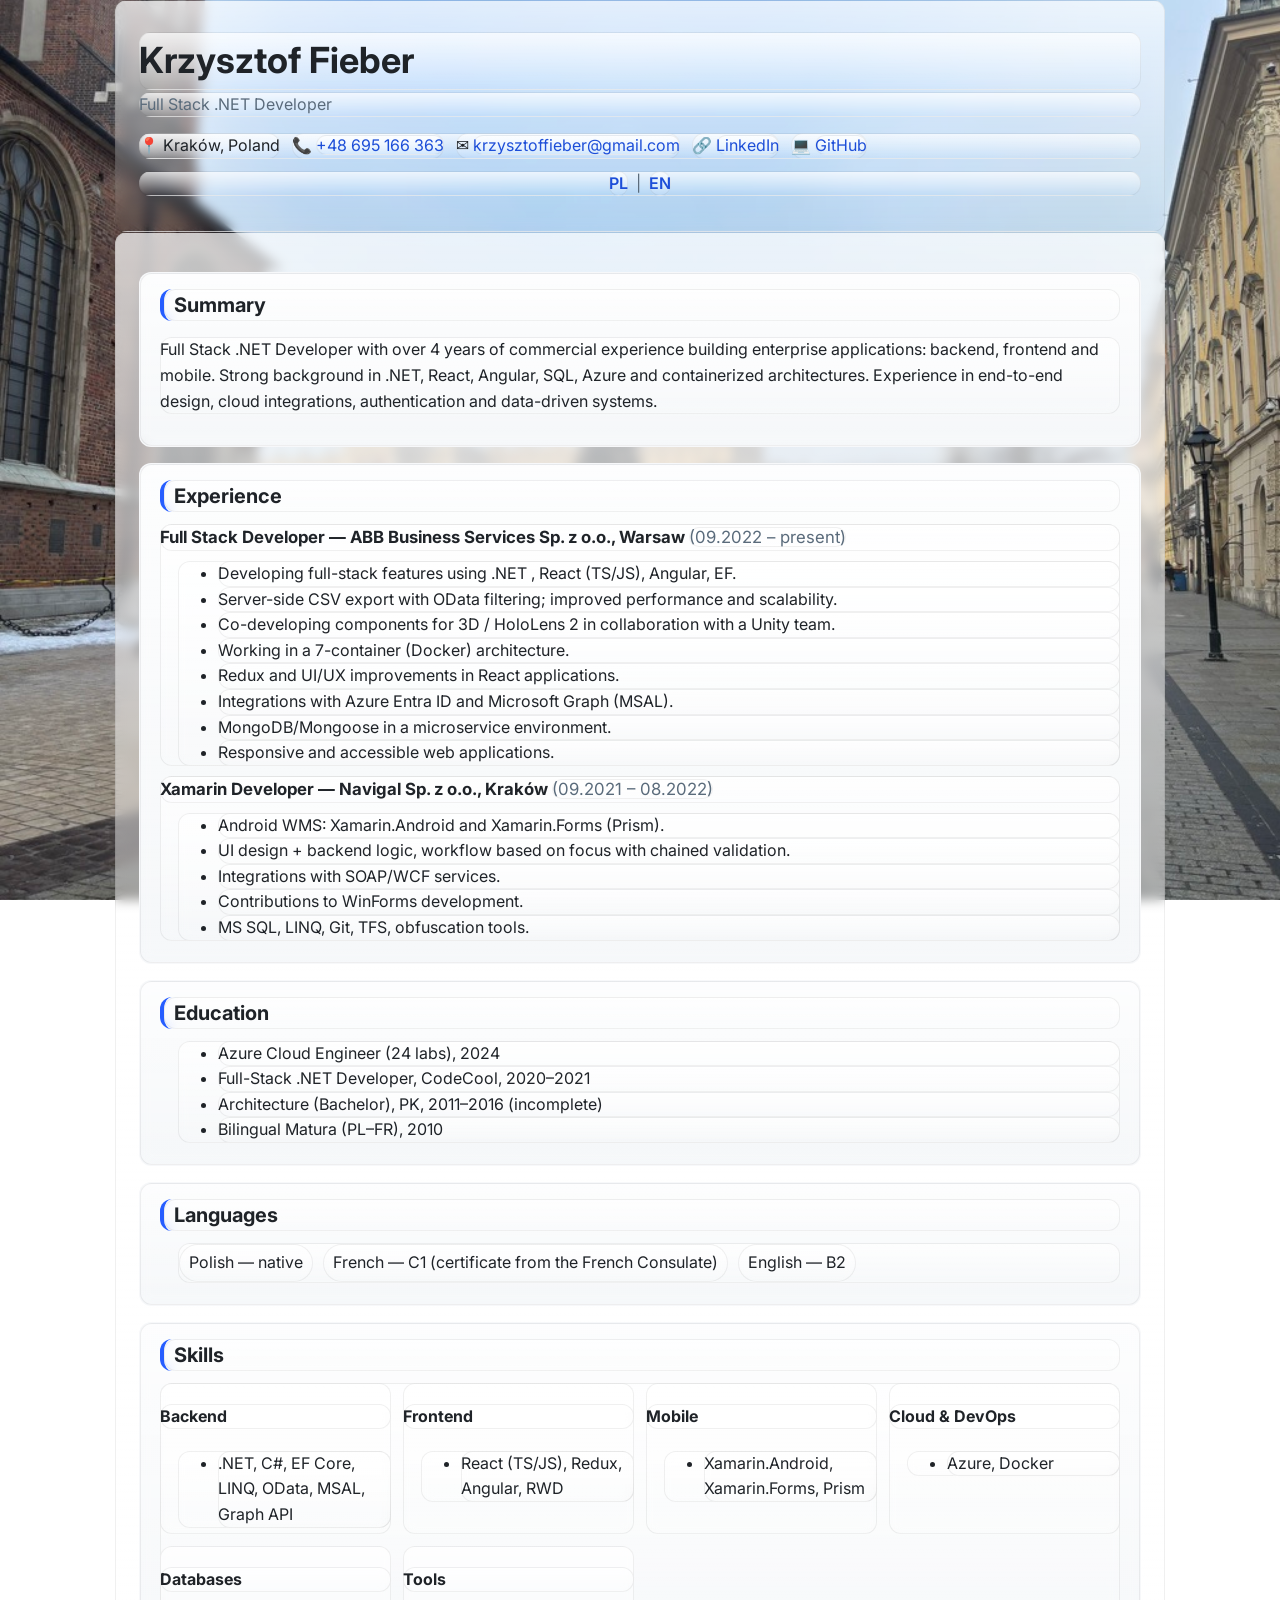
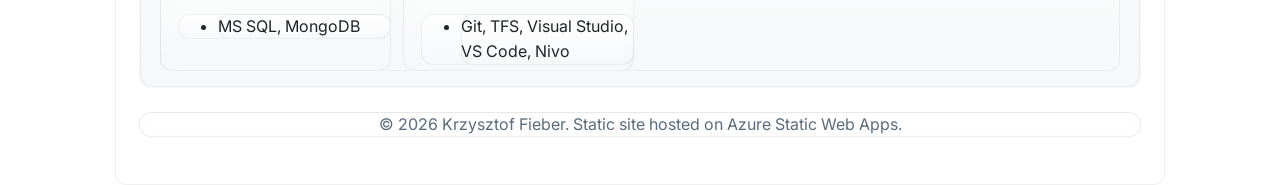
<file: index.en.html>
<!DOCTYPE html>
<html lang="en">
<head>
  <meta charset="utf-8"> 
  <meta name="viewport" content="width=device-width, initial-scale=1">
  <title>Krzysztof Fieber – CV</title>
  <meta name="description" content="Krzysztof Fieber's CV: Full Stack .NET Developer (React, Angular, Azure, Docker).">
  <link rel="preconnect" href="https://fonts.googleapis.com">
  <link rel="preconnect" href="https://fonts.gstatic.com" crossorigin>
  <link href="https://fonts.googleapis.com/css2?family=Inter:wght@300;400;600;800&display=swap" rel="stylesheet">
  <link rel="stylesheet" href="/styles.css">
  <link rel="icon" href="/assets/favicon.svg" type="image/svg+xml">
</head>
<body>
  <header class="container">
    <h1>Krzysztof Fieber</h1>
    <p class="subtitle">Full Stack .NET Developer</p>
    <ul class="contact">
      <li>📍 Kraków, Poland</li>
      <li>📞 <a href="tel:+48695166363">+48 695 166 363</a></li>
      <li>✉️ <a href="mailto:krzysztoffieber@gmail.com">krzysztoffieber@gmail.com</a></li>
      <li>🔗 <a href="https://linkedin.com/in/krzysztof-fieber-615277a3" rel="noopener" target="_blank">LinkedIn</a></li>
      <li>💻 <a href="https://github.com/UltraViolet5" rel="noopener" target="_blank">GitHub</a></li>
    </ul>
    <nav class="lang-switch" aria-label="language switch">
      <a href="/index.html" hreflang="pl">PL</a> | <a href="/index.en.html" hreflang="en">EN</a>
    </nav>
  </header>

  <main class="container">
    <section>
      <h2>Summary</h2>
      <p>Full Stack .NET Developer with over 4 years of commercial experience building enterprise applications: backend, frontend and mobile. Strong background in .NET, React, Angular, SQL, Azure and containerized architectures. Experience in end-to-end design, cloud integrations, authentication and data-driven systems.</p>
    </section>

    <section>
      <h2>Experience</h2>
      <article>
        <h3>Full Stack Developer — ABB Business Services Sp. z o.o., Warsaw <span class="muted">(09.2022 – present)</span></h3>
        <ul>
          <li>Developing full-stack features using .NET , React (TS/JS), Angular, EF.</li>
          <li>Server-side CSV export with OData filtering; improved performance and scalability.</li>
          <li>Co-developing components for 3D / HoloLens 2 in collaboration with a Unity team.</li>
          <li>Working in a 7-container (Docker) architecture.</li>
          <li>Redux and UI/UX improvements in React applications.</li>
          <li>Integrations with Azure Entra ID and Microsoft Graph (MSAL).</li>
          <li>MongoDB/Mongoose in a microservice environment.</li>
          <li>Responsive and accessible web applications.</li>
        </ul>
      </article>
      <article>
        <h3>Xamarin Developer — Navigal Sp. z o.o., Kraków <span class="muted">(09.2021 – 08.2022)</span></h3>
        <ul>
          <li>Android WMS: Xamarin.Android and Xamarin.Forms (Prism).</li>
          <li>UI design + backend logic, workflow based on focus with chained validation.</li>
          <li>Integrations with SOAP/WCF services.</li>
          <li>Contributions to WinForms development.</li>
          <li>MS SQL, LINQ, Git, TFS, obfuscation tools.</li>
        </ul>
      </article>
    </section>

    <section>
      <h2>Education</h2>
      <ul>
        <li>Azure Cloud Engineer (24 labs), 2024</li>
        <li>Full-Stack .NET Developer, CodeCool, 2020–2021</li>
        <li>Architecture (Bachelor), PK, 2011–2016 (incomplete)</li>
        <li>Bilingual Matura (PL–FR), 2010</li>
      </ul>
    </section>

    <section>
      <h2>Languages</h2>
      <ul class="chips">
        <li>Polish — native</li>
        <li>French — C1 (certificate from the French Consulate)</li>
        <li>English — B2</li>
      </ul>
    </section>

    <section>
      <h2>Skills</h2>
      <div class="grid">
        <div>
          <h4>Backend</h4>
          <ul>
            <li>.NET, C#, EF Core, LINQ, OData, MSAL, Graph API</li>
          </ul>
        </div>
        <div>
          <h4>Frontend</h4>
          <ul>
            <li>React (TS/JS), Redux, Angular, RWD</li>
          </ul>
        </div>
        <div>
          <h4>Mobile</h4>
          <ul>
            <li>Xamarin.Android, Xamarin.Forms, Prism</li>
          </ul>
        </div>
        <div>
          <h4>Cloud & DevOps</h4>
          <ul>
            <li>Azure, Docker</li>
          </ul>
        </div>
        <div>
          <h4>Databases</h4>
          <ul>
            <li>MS SQL, MongoDB</li>
          </ul>
        </div>
        <div>
          <h4>Tools</h4>
          <ul>
            <li>Git, TFS, Visual Studio, VS Code, Nivo</li>
          </ul>
        </div>
      </div>
    </section>

    <footer class="footer">
      <p>© 2026 Krzysztof Fieber. Static site hosted on Azure Static Web Apps.</p>
    </footer>
  </main>

  <script>
    // Simple dark-mode (auto + keyboard toggle: D)
    const prefersDark = window.matchMedia('(prefers-color-scheme: dark)');
    function setTheme(dark) { document.documentElement.dataset.theme = dark ? 'dark' : 'light'; }
    setTheme(prefersDark.matches);
    prefersDark.addEventListener('change', e => setTheme(e.matches));
    window.addEventListener('keydown', (e)=>{ if(e.key.toLowerCase()==='d') document.documentElement.dataset.theme = (document.documentElement.dataset.theme==='dark'?'light':'dark');});
  </script>
</body>
</html>
</file>
<file: styles.css>
:root{--bg:#0b0c0f;--text:#e6e6e6;--muted:#9aa4af;--card:#151821;--brand:#6aa0ff;--link:#4ea1ff;--accent:#ffd166;--header-text:#1f2328;--content-scale:1}
:root[data-theme='light']{--bg:#ffffff;--text:#1f2328;--muted:#5a6b7b;--card:#f6f8fa;--brand:#265dff;--link:#1d4ed8;--accent:#fb8500;--header-text:var(--text)}
*{box-sizing:border-box}
html,body{margin:0;padding:0}
body{font-family:'Inter',system-ui,-apple-system,Segoe UI,Roboto,Arial,sans-serif;background-color:var(--bg);color:var(--text);line-height:1.6; font-size:calc(16px * var(--content-scale, 1));}

/* Fixed background image placed on the root element via a pseudo-element.
   This keeps the image fixed to the viewport while the page content scrolls.
   Using a pseudo-element is more reliable on mobile than background-attachment:fixed. */
html::before{
	content:'';
	position:fixed;
	inset:0;
	background-image:url('/assets/zdjecie.jpeg');
	background-size:cover;
	background-position:center;
	background-repeat:no-repeat;
	z-index:-2; /* behind the gloss overlay (body::before z-index:-1) and behind content */
}
.container{max-width:calc(1050px * var(--content-scale, 1));margin:0 auto;padding:24px;transition:max-width 360ms cubic-bezier(.2,.9,.2,1),padding 240ms ease}
h1{font-size:2.25rem;margin:8px 0}
.subtitle{color:var(--muted);margin-top:-6px}
.contact{list-style:none;padding:0;margin:12px 0;display:flex;flex-wrap:wrap;gap:12px}
.contact a{color:var(--link);text-decoration:none}
/* Language switch (centered links) */
.lang-switch{display:flex;justify-content:center;align-items:center;gap:8px;margin:12px 0;color:var(--muted)}
.lang-switch a{color:var(--link);text-decoration:none;font-weight:600}
section{background:var(--card);padding:16px 20px;border-radius:12px;margin:16px 0;border:1px solid rgba(255,255,255,0.06)}
h2{margin:0 0 12px 0;font-size:1.25rem;border-left:4px solid var(--brand);padding-left:10px}
h3{margin:10px 0;font-size:1.05rem}
.muted{color:var(--muted);font-weight:400}
ul{margin:6px 0 6px 1.1rem}
.grid{display:grid;grid-template-columns:repeat(auto-fit,minmax(220px,1fr));gap:12px}
.chips{display:flex;flex-wrap:wrap;gap:8px;list-style:none;padding:0}
.chips li{background:rgba(255,255,255,0.06);border:1px solid rgba(255,255,255,0.08);padding:6px 10px;border-radius:999px}
.footer{color:var(--muted);text-align:center;margin:24px 0}
@media (max-width:520px){h1{font-size:1.8rem}}

/* Header-specific coloring: keep header text dark even in dark theme */
header{color:var(--header-text)}
header .subtitle{color:var(--muted)}
header .contact{color:var(--header-text)}

/* Animated background gloss */
:root{--gloss:rgba(255,255,255,0.10);--gloss-peak:rgba(255,255,255,0.18);--gloss-duration:7s}
:root[data-theme='light']{--gloss:rgba(0,0,0,0.06);--gloss-peak:rgba(0,0,0,0.10)}

body::before{
	content:'';
	position:fixed;
	inset:0;
	pointer-events:none;
	background:linear-gradient(120deg,
		transparent 0%,
		transparent 40%,
		var(--gloss) 48%,
		var(--gloss-peak) 50%,
		var(--gloss) 52%,
		transparent 60%,
		transparent 100%);
	transform:translateX(-120%);
	mix-blend-mode:soft-light;
	opacity:0.55; /* lower so it doesn't wash out text */
	z-index:-1; /* sit behind page content so text stays visible */
	filter:blur(8px);
	animation:gloss-move var(--gloss-duration) linear infinite;
	will-change:transform;
}

@keyframes gloss-move{
	0%{transform:translateX(-120%)}
	100%{transform:translateX(120%)}
}

/* Liquid glass (glassmorphism) applied broadly to elements
	 Uses a ::before overlay so markup doesn't need to change.
	 Excludes media, code and form controls for safety/performance. */
:root{
	--glass-overlay: rgba(255,255,255,0.03);
	--glass-border: rgba(255,255,255,0.06);
	--glass-blur: 8px;
	--glass-radius: 12px;
	/* remove box shadows site-wide */
	--glass-shadow: none;
}
:root[data-theme='light']{
	--glass-overlay: rgba(255,255,255,0.72);
	--glass-border: rgba(0,0,0,0.06);
	--glass-blur: 6px;
	/* remove box shadows in light theme as well */
	--glass-shadow: none;
}

/* Apply to most elements but exclude things that shouldn't get it */

/* Apply glass overlay behind element content; exclude media/code/form controls */
:where(*):not(html):not(body):not(img):not(svg):not(video):not(canvas):not(pre):not(code):not(script):not(style):not(input):not(textarea):not(select){
	position:relative; /* creates positioning context and stacking context */
	z-index:0; /* ensure children can stack above (::before uses negative z-index) */
	border-radius:var(--glass-radius);
}

:where(*):not(html):not(body):not(img):not(svg):not(video):not(canvas):not(pre):not(code):not(script):not(style):not(input):not(textarea):not(select)::before{
	content:'';
	position:absolute;
	inset:0;
	border-radius:inherit;
	background:linear-gradient(180deg, var(--glass-overlay), rgba(255,255,255,0));
	pointer-events:none;
	z-index:-1; /* put overlay behind element content so text remains visible */
	backdrop-filter: blur(var(--glass-blur)) saturate(110%);
	-webkit-backdrop-filter: blur(var(--glass-blur)) saturate(110%);
	border:1px solid var(--glass-border);
	box-shadow:var(--glass-shadow);
	transition:background-color 240ms ease, box-shadow 240ms ease, border-color 240ms ease;
}

/* Respect reduced motion for users who prefer less movement/visual churn */
@media (prefers-reduced-motion: reduce){
	:where(*):not(html):not(body):not(img):not(svg):not(video):not(canvas):not(pre):not(code):not(script):not(style):not(input):not(textarea):not(select)::before{
		transition:none;
		backdrop-filter:none;
		-webkit-backdrop-filter:none;
		box-shadow:none;
	}
	body::before{animation:none}
}

/* Decorative semicircles fixed at left/right edges. They live behind content. */
.side-circle{position:fixed;top:50%;width:52vmin;height:52vmin;border-radius:50%;pointer-events:none;z-index:-3;transform:translateY(-50%);opacity:0.55}
.side-circle.left{left:0;transform:translate(-26vmin, -50%);background:radial-gradient(circle at 30% 40%, rgba(106,160,255,0.18), rgba(106,160,255,0.06) 45%, transparent 60%)}
.side-circle.right{right:0;transform:translate(26vmin, -50%);background:radial-gradient(circle at 70% 60%, rgba(255,209,102,0.14), rgba(255,209,102,0.04) 45%, transparent 60%)}

/* Small accessibility fallback: when reduced motion is requested, keep scale steady */
@media (prefers-reduced-motion: reduce){
	.container{transition:none}
}

/* 3D scene / wheel styles for rolling effect */
.scene{position:relative;perspective:1200px;overflow:visible}
.wheel{transform-style:preserve-3d;will-change:transform;transition:transform 260ms cubic-bezier(.2,.9,.2,1);transform-origin:center center}
.container{backface-visibility:hidden; -webkit-backface-visibility:hidden}

@media (prefers-reduced-motion: reduce){
	.wheel{transition:none}
}

/* Canvas used by the cylinder renderer: hidden by default until capture is ready */
#cylinder-canvas{
	display:none;
	position:fixed;
	inset:0;
	z-index:9999;
	pointer-events:none;
	background:transparent;
}
</file>
